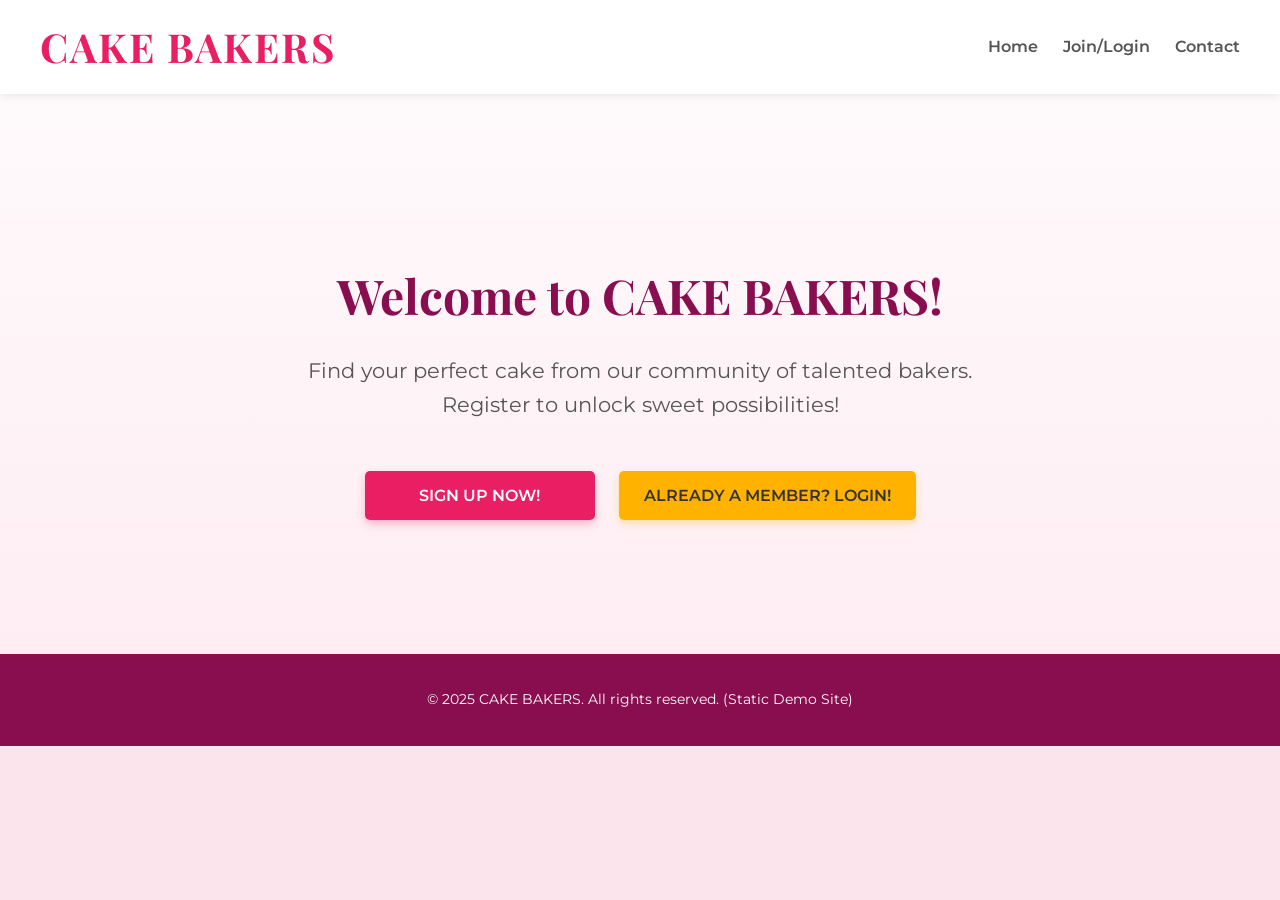
<file: index.html>
<!DOCTYPE html>
<html lang="en">
<head>
    <meta charset="UTF-8">
    <meta name="viewport" content="width=device-width, initial-scale=1.0">
    <title>CAKE BAKERS - Your Sweet Destination</title>
    <link rel="stylesheet" href="style.css">
    <!-- Google Fonts for a nicer look -->
    <link href="https://fonts.googleapis.com/css2?family=Montserrat:wght@400;600;700&family=Playfair+Display:wght@700&display=swap" rel="stylesheet">
</head>
<body>
    <header class="main-header">
        <div class="container">
            <h1 class="site-title">CAKE BAKERS</h1>
            <nav class="main-nav">
                <ul>
                    <li><a href="#home">Home</a></li>
                    <li id="nav-bakers-link" class="hidden"><a href="#bakers">Our Bakers</a></li>
                    <li id="nav-signup-login-link"><a href="#signup-login">Join/Login</a></li>
                    <li id="nav-welcome-message" class="hidden">Welcome, <span id="current-username"></span>!</li>
                    <li id="nav-logout-button" class="hidden"><button class="btn btn-secondary btn-small">Logout</button></li>
                    <li><a href="#contact">Contact</a></li>
                </ul>
            </nav>
        </div>
    </header>

    <main>
        <!-- Home Section -->
        <section id="home" class="hero-section">
            <div class="container">
                <h2>Welcome to CAKE BAKERS!</h2>
                <p>Find your perfect cake from our community of talented bakers. Register to unlock sweet possibilities!</p>
                <div class="hero-buttons">
                    <a href="#signup-form" class="btn btn-primary">Sign Up Now!</a>
                    <a href="#login-form" class="btn btn-secondary">Already a Member? Login!</a>
                </div>
            </div>
        </section>

        <!-- Sign Up / Login Section -->

        <section id="signup-login" class="form-section">
            <div class="container">
                <p class="instruction-text">To explore our amazing bakers and order delicious cakes, please register or login!</p>

                <!-- Sign Up Form -->
                <div class="form-card" id="signup-form">
                    <h2>Sign Up</h2>
                    <form id="register-form">
                        <div class="form-group">
                            <label for="reg-username">Username:</label>
                            <input type="text" id="reg-username" name="username" required>
                        </div>
                        <div class="form-group">
                            <label for="reg-email">Email:</label>
                            <input type="email" id="reg-email" name="email" required>
                        </div>
                        <div class="form-group">
                            <label for="reg-password">Password:</label>
                            <input type="password" id="reg-password" name="password" required>
                        </div>
                        <div class="form-group">
                            <label for="reg-confirm-password">Confirm Password:</label>
                            <input type="password" id="reg-confirm-password" name="confirm_password" required>
                        </div>
                        <button type="submit" class="btn btn-primary">Register</button>
                    </form>
                    <p class="switch-form-text">Already have an account? <a href="#login-form">Login here.</a></p>
                </div>

                <!-- Login Form -->
                <div class="form-card" id="login-form">
                    <h2>Login</h2>
                    <form id="login-form-element">
                        <div class="form-group">
                            <label for="login-username">Username or Email:</label>
                            <input type="text" id="login-username" name="username_email" required>
                        </div>
                        <div class="form-group">
                            <label for="login-password">Password:</label>
                            <input type="password" id="login-password" name="password" required>
                        </div>
                        <button type="submit" class="btn btn-primary">Log In</button>
                    </form>
                    <p class="switch-form-text">Don't have an account yet? <a href="#signup-form">Sign Up above!</a></p>
                </div>
            </div>
        </section>

        <!-- Bakers List Section (Initially hidden, shown after login) -->
        <section id="bakers" class="bakers-section hidden">
            <div class="container">
                <h2>Our Talented Bakers</h2>
                <p class="section-description">Browse through our registered bakers. Click "View Cakes" to see their delicious offerings!</p>
                <div class="bakers-grid" id="bakers-grid">
                    <!-- Baker cards will be dynamically inserted here by JavaScript -->
                </div>
            </div>
        </section>

        <!-- Baker's Cakes Display Section (Initially hidden, shown after selecting a baker) -->
        <section id="baker-cakes-display" class="cakes-section hidden">
            <div class="container">
                <h2 id="selected-baker-name">Cakes from [Selected Baker Name]</h2>
                <p class="section-description">Indulge in these delightful creations. Click "Order Now" to add to your cart.</p>
                <div class="cakes-grid" id="cakes-grid">
                    <!-- Cake cards will be dynamically inserted here by JavaScript -->
                </div>

                <button class="btn btn-secondary back-to-bakers">Back to Bakers</button>
            </div>
        </section>

        <!-- Order Verification & Payment (Initially hidden) -->
        <section id="order-payment" class="order-section hidden">
            <div class="container">
                <h2>Verify Your Order & Payment</h2>
                <p class="section-description">Review your selected cake and proceed to secure payment for delivery.</p>

                <div class="order-summary-card">
                    <h3>Your Order Summary</h3>
                    <div class="order-item">
                        <span class="item-name" id="order-cake-name"></span>
                        <span class="item-price" id="order-cake-price"></span>
                    </div>
                    <div class="order-item">
                        <span class="item-name">Delivery Fee</span>
                        <span class="item-price">$5.00</span>
                    </div>
                    <div class="order-total">
                        <span>Total:</span>
                        <span id="order-total-price"></span>
                    </div>
                    <button class="btn btn-primary proceed-payment-btn">Proceed to Payment (Demo)</button>
                    <p class="note"><em>Note: This is a static demo. No actual payment will be processed.</em></p>
                </div>
                <button class="btn btn-secondary back-to-cakes">Back to Cakes</button>
            </div>
        </section>

        <!-- Contact Section -->
        <section id="contact" class="contact-section">
            <div class="container">
                <h2>Contact Us</h2>
                <p>Have questions or need support? Reach out to our team!</p>
                <form action="#" method="post" class="contact-form">
                    <div class="form-group">
                        <label for="contact-name">Your Name:</label>
                        <input type="text" id="contact-name" name="name" required>
                    </div>
                    <div class="form-group">
                        <label for="contact-email">Your Email:</label>
                        <input type="email" id="contact-email" name="email" required>
                    </div>
                    <div class="form-group">
                        <label for="contact-message">Message:</label>
                        <textarea id="contact-message" name="message" rows="5" required></textarea>
                    </div>
                    <button type="submit" class="btn btn-primary">Send Message</button>
                </form>
            </div>
        </section>
    </main>

    <footer class="main-footer">
        <div class="container">
            <p>&copy; 2025 CAKE BAKERS. All rights reserved. (Static Demo Site)</p>
        </div>
    </footer>

    <script src="script.js"></script>
</body>
</html>
</file>
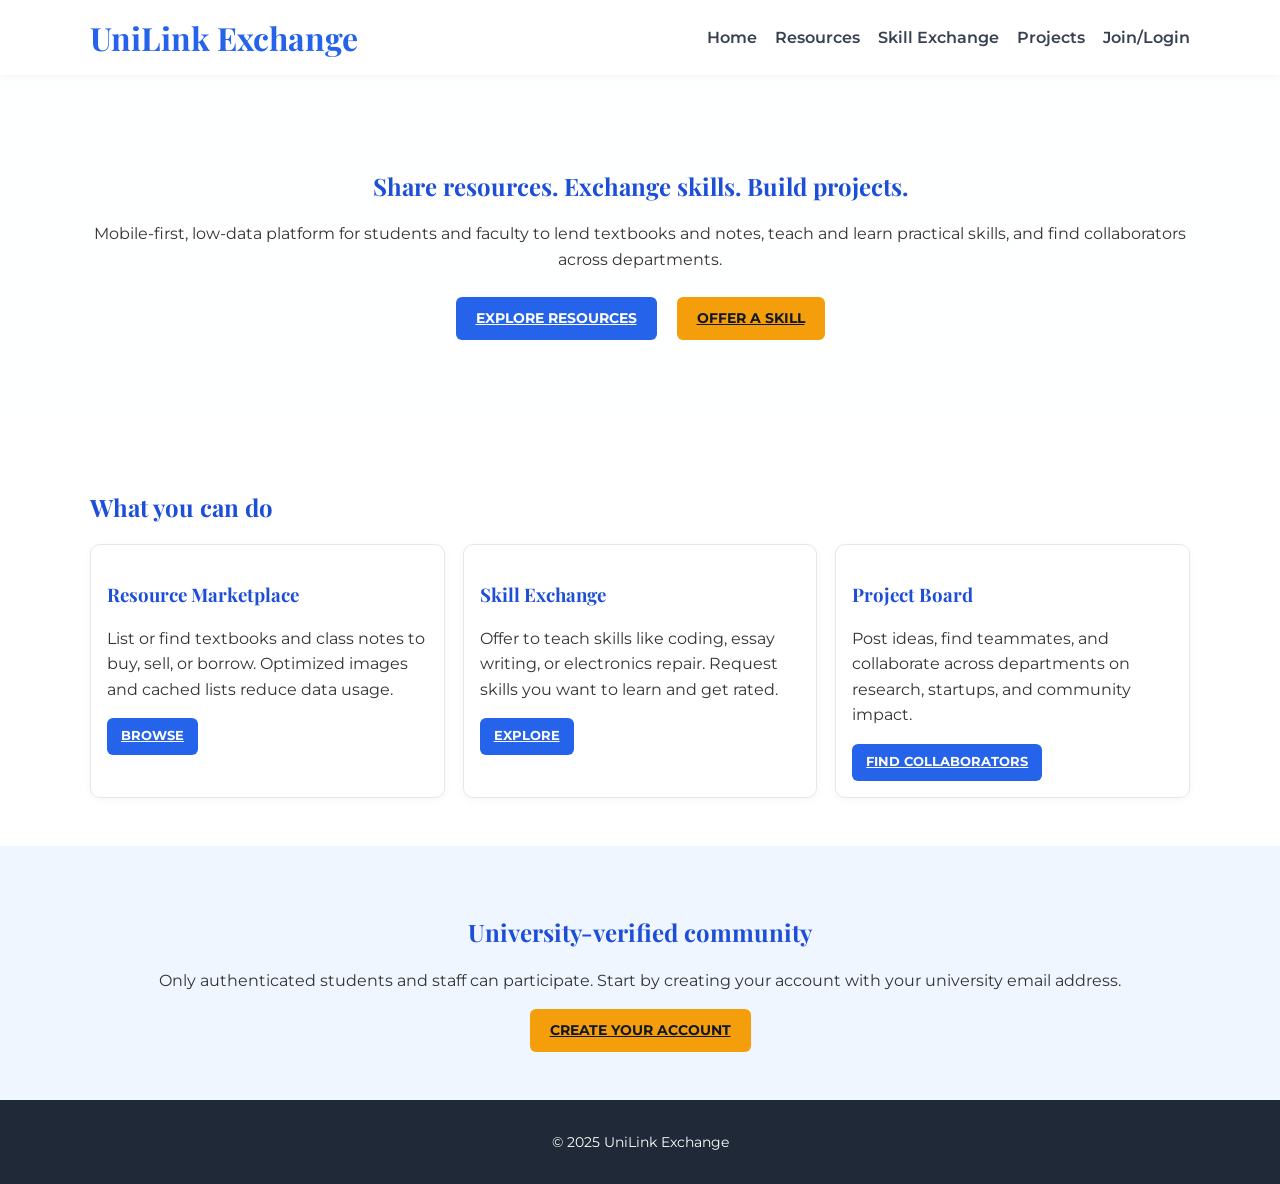
<file: unilink/index.html>
<!DOCTYPE html>
<html lang="en">
<head>
	<meta charset="UTF-8">
	<meta name="viewport" content="width=device-width, initial-scale=1.0">
	<title>UniLink Exchange — Home</title>
	<link rel="preconnect" href="https://fonts.googleapis.com">
	<link rel="preconnect" href="https://fonts.gstatic.com" crossorigin>
	<link href="https://fonts.googleapis.com/css2?family=Montserrat:wght@400;600;700&family=Playfair+Display:wght@700&display=swap" rel="stylesheet">
	<link rel="stylesheet" href="./style.css">
</head>
<body>
	<header class="main-header">
		<div class="container">
			<h1 class="site-title">UniLink Exchange</h1>
			<nav class="main-nav">
				<ul>
					<li><a href="./index.html#home">Home</a></li>
					<li><a href="./resources.html">Resources</a></li>
					<li><a href="./skills.html">Skill Exchange</a></li>
					<li><a href="./projects.html">Projects</a></li>
					<li><a href="./auth.html">Join/Login</a></li>
				</ul>
			</nav>
		</div>
	</header>

	<main>
		<section id="home" class="hero-section">
			<div class="container">
				<h2>Share resources. Exchange skills. Build projects.</h2>
				<p>Mobile-first, low-data platform for students and faculty to lend textbooks and notes, teach and learn practical skills, and find collaborators across departments.</p>
				<div class="hero-buttons">
					<a href="./resources.html" class="btn btn-primary">Explore Resources</a>
					<a href="./skills.html" class="btn btn-secondary">Offer a Skill</a>
				</div>
			</div>
		</section>

		<section class="info-section">
			<div class="container">
				<h2>What you can do</h2>
				<div class="features-grid">
					<div class="feature-card">
						<h3>Resource Marketplace</h3>
						<p>List or find textbooks and class notes to buy, sell, or borrow. Optimized images and cached lists reduce data usage.</p>
						<a href="./resources.html" class="btn btn-primary btn-small">Browse</a>
					</div>
					<div class="feature-card">
						<h3>Skill Exchange</h3>
						<p>Offer to teach skills like coding, essay writing, or electronics repair. Request skills you want to learn and get rated.</p>
						<a href="./skills.html" class="btn btn-primary btn-small">Explore</a>
					</div>
					<div class="feature-card">
						<h3>Project Board</h3>
						<p>Post ideas, find teammates, and collaborate across departments on research, startups, and community impact.</p>
						<a href="./projects.html" class="btn btn-primary btn-small">Find collaborators</a>
					</div>
				</div>
			</div>
		</section>

		<section class="cta-section">
			<div class="container">
				<h2>University-verified community</h2>
				<p>Only authenticated students and staff can participate. Start by creating your account with your university email address.</p>
				<a class="btn btn-secondary" href="./auth.html">Create your account</a>
			</div>
		</section>
	</main>

	<footer class="main-footer">
		<div class="container">
			<p>&copy; 2025 UniLink Exchange</p>
		</div>
	</footer>

	<script src="./script.js"></script>
</body>
</html>
</file>
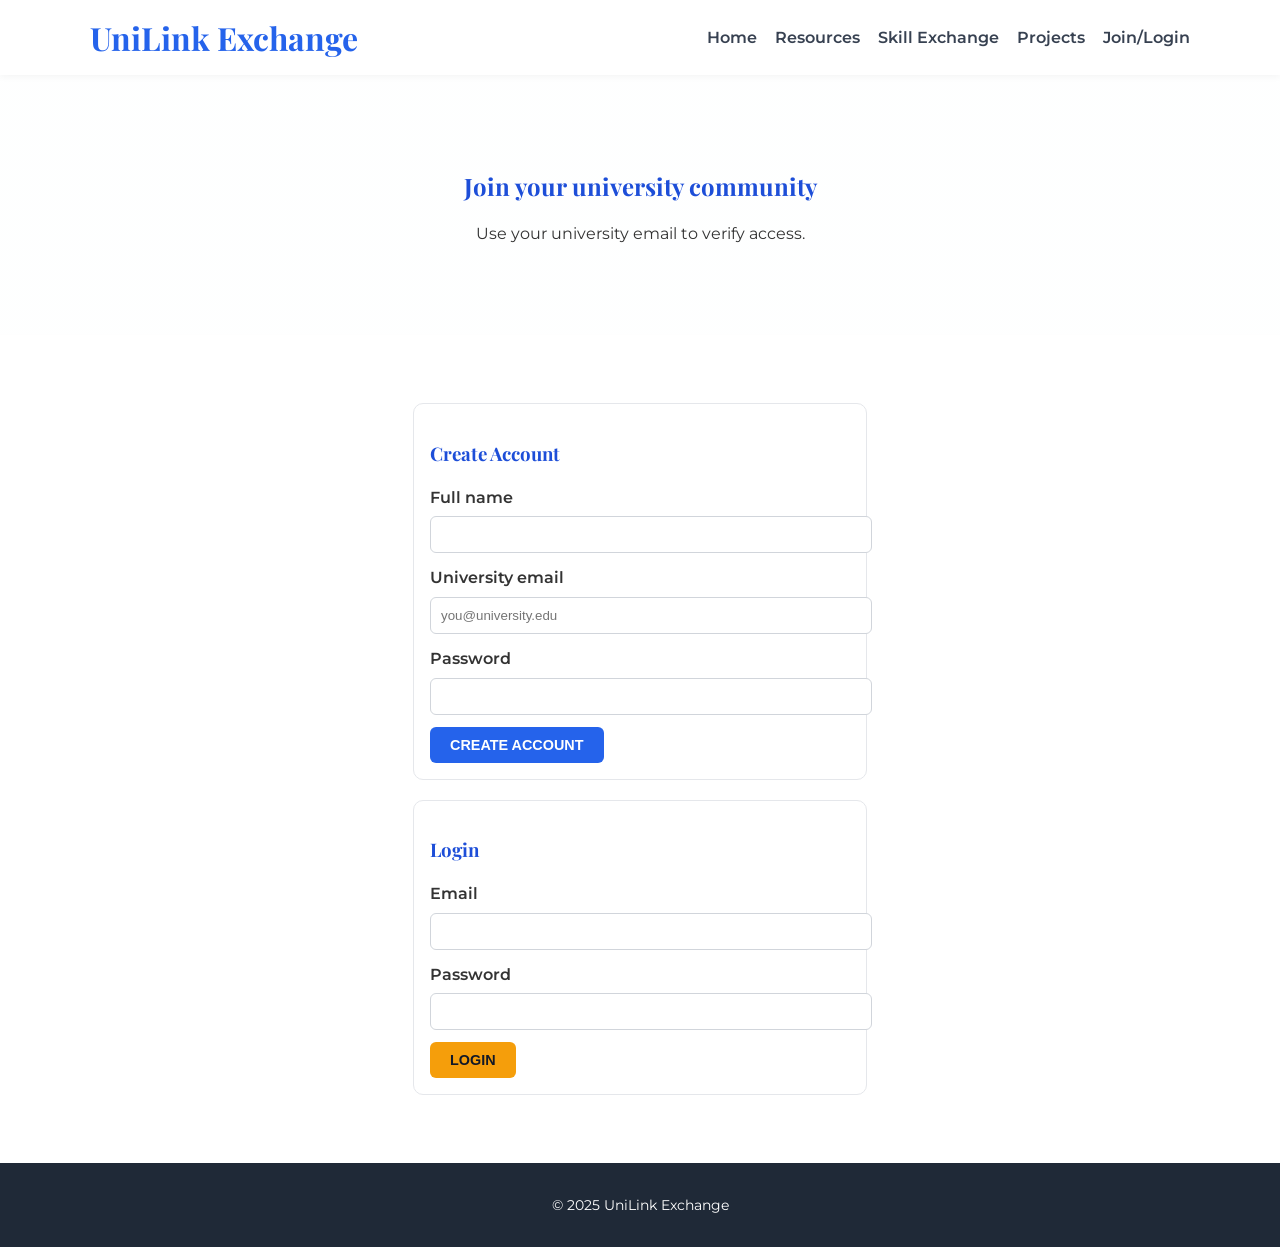
<file: unilink/auth.html>
<!DOCTYPE html>
<html lang="en">
<head>
	<meta charset="UTF-8">
	<meta name="viewport" content="width=device-width, initial-scale=1.0">
	<title>UniLink Exchange — Join/Login</title>
	<link rel="preconnect" href="https://fonts.googleapis.com">
	<link rel="preconnect" href="https://fonts.gstatic.com" crossorigin>
	<link href="https://fonts.googleapis.com/css2?family=Montserrat:wght@400;600;700&family=Playfair+Display:wght@700&display=swap" rel="stylesheet">
	<link rel="stylesheet" href="./style.css">
	<style>
	.form-card { background:#fff; border:1px solid #e5e7eb; border-radius:10px; padding:16px; max-width:420px; margin:20px auto; }
	.form-group { margin-bottom:12px; }
	.form-group label { display:block; font-weight:600; margin-bottom:6px; }
	.form-group input { width:100%; padding:10px; border:1px solid #d1d5db; border-radius:6px; }
	</style>
</head>
<body>
	<header class="main-header">
		<div class="container">
			<h1 class="site-title">UniLink Exchange</h1>
			<nav class="main-nav">
				<ul>
					<li><a href="./index.html#home">Home</a></li>
					<li><a href="./resources.html">Resources</a></li>
					<li><a href="./skills.html">Skill Exchange</a></li>
					<li><a href="./projects.html">Projects</a></li>
					<li><a href="./auth.html">Join/Login</a></li>
				</ul>
			</nav>
		</div>
	</header>

	<main>
		<section class="hero-section">
			<div class="container">
				<h2>Join your university community</h2>
				<p>Use your university email to verify access.</p>
			</div>
		</section>

		<section class="info-section">
			<div class="container">
				<div class="form-card">
					<h3>Create Account</h3>
					<form id="signup-form">
						<div class="form-group">
							<label for="name">Full name</label>
							<input id="name" required>
						</div>
						<div class="form-group">
							<label for="email">University email</label>
							<input id="email" type="email" required placeholder="you@university.edu">
						</div>
						<div class="form-group">
							<label for="password">Password</label>
							<input id="password" type="password" required>
						</div>
						<button class="btn btn-primary" type="submit">Create account</button>
					</form>
				</div>

				<div class="form-card">
					<h3>Login</h3>
					<form id="login-form">
						<div class="form-group">
							<label for="lemail">Email</label>
							<input id="lemail" type="email" required>
						</div>
						<div class="form-group">
							<label for="lpassword">Password</label>
							<input id="lpassword" type="password" required>
						</div>
						<button class="btn btn-secondary" type="submit">Login</button>
					</form>
				</div>
			</div>
		</section>
	</main>

	<footer class="main-footer">
		<div class="container">
			<p>&copy; 2025 UniLink Exchange</p>
		</div>
	</footer>

	<script src="./auth.js"></script>
</body>
</html>
</file>
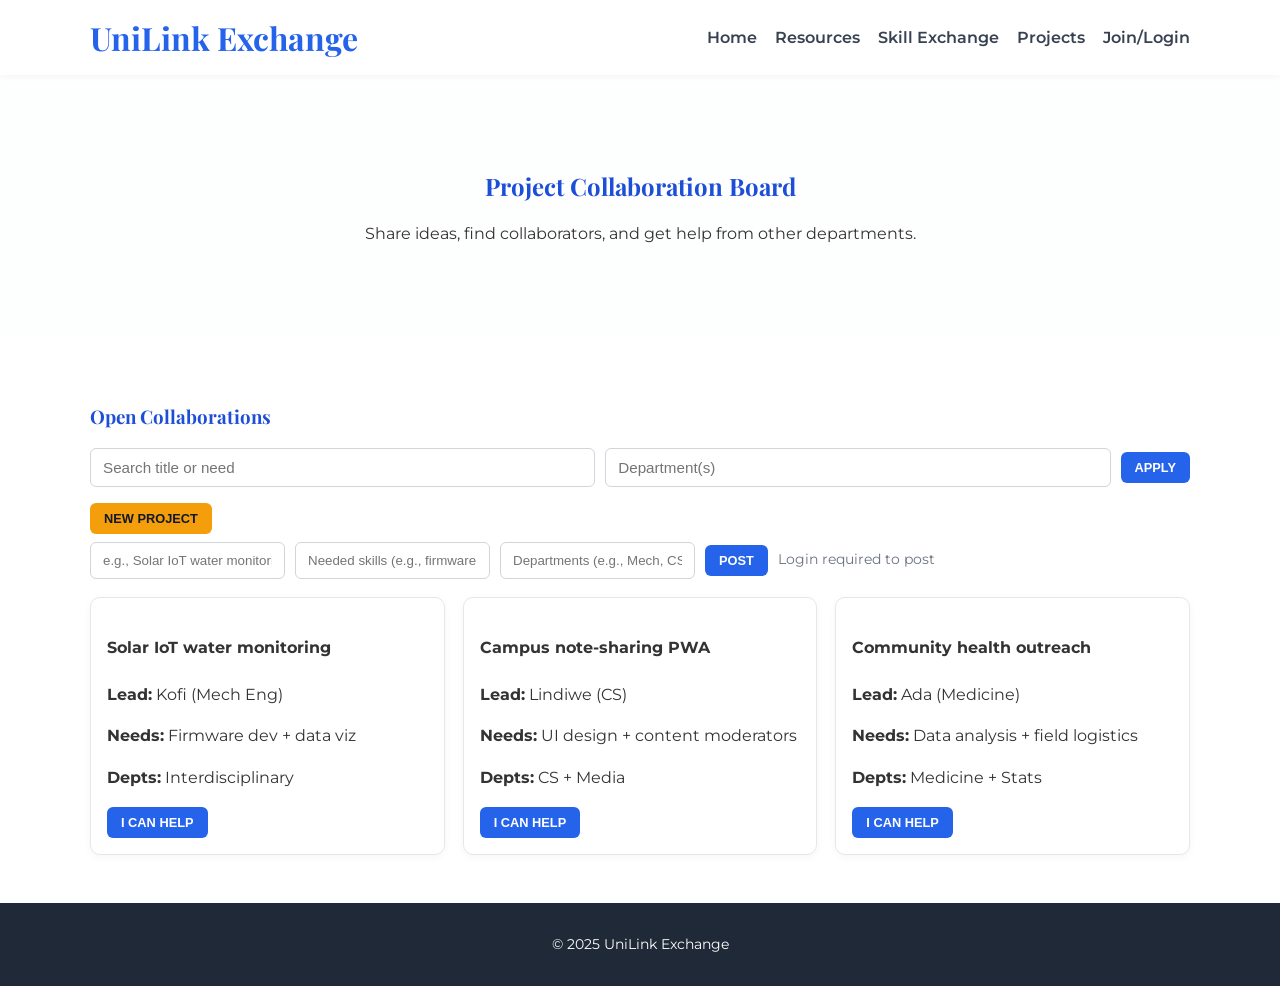
<file: unilink/projects.html>
<!DOCTYPE html>
<html lang="en">
<head>
	<meta charset="UTF-8">
	<meta name="viewport" content="width=device-width, initial-scale=1.0">
	<title>UniLink Exchange — Projects</title>
	<link rel="preconnect" href="https://fonts.googleapis.com">
	<link rel="preconnect" href="https://fonts.gstatic.com" crossorigin>
	<link href="https://fonts.googleapis.com/css2?family=Montserrat:wght@400;600;700&family=Playfair+Display:wght@700&display=swap" rel="stylesheet">
	<link rel="stylesheet" href="./style.css">
</head>
<body>
	<header class="main-header">
		<div class="container">
			<h1 class="site-title">UniLink Exchange</h1>
			<nav class="main-nav">
				<ul>
					<li><a href="./index.html#home">Home</a></li>
					<li><a href="./resources.html">Resources</a></li>
					<li><a href="./skills.html">Skill Exchange</a></li>
					<li><a href="./projects.html">Projects</a></li>
					<li><a href="./auth.html">Join/Login</a></li>
				</ul>
			</nav>
		</div>
	</header>

	<main>
		<section class="hero-section">
			<div class="container">
				<h2>Project Collaboration Board</h2>
				<p>Share ideas, find collaborators, and get help from other departments.</p>
			</div>
		</section>

		<section class="info-section">
			<div class="container">
				<h3>Open Collaborations</h3>
				<div class="toolbar">
					<input id="q" placeholder="Search title or need">
					<input id="dept" placeholder="Department(s)">
					<button class="btn btn-primary btn-small" id="apply">Apply</button>
				</div>

				<button id="toggle-new" class="btn btn-secondary btn-small">New project</button>
				<form id="new-form" class="inline-form hidden">
					<input id="new-title" placeholder="e.g., Solar IoT water monitoring" required>
					<input id="new-need" placeholder="Needed skills (e.g., firmware, UI)" required>
					<input id="new-dept" placeholder="Departments (e.g., Mech, CS)">
					<button type="submit" class="btn btn-primary btn-small">Post</button>
					<span class="muted">Login required to post</span>
				</form>

				<div class="features-grid" id="projects-list"></div>
			</div>
		</section>
	</main>

	<footer class="main-footer">
		<div class="container">
			<p>&copy; 2025 UniLink Exchange</p>
		</div>
	</footer>

	<script src="./projects.js"></script>
</body>
</html>
</file>
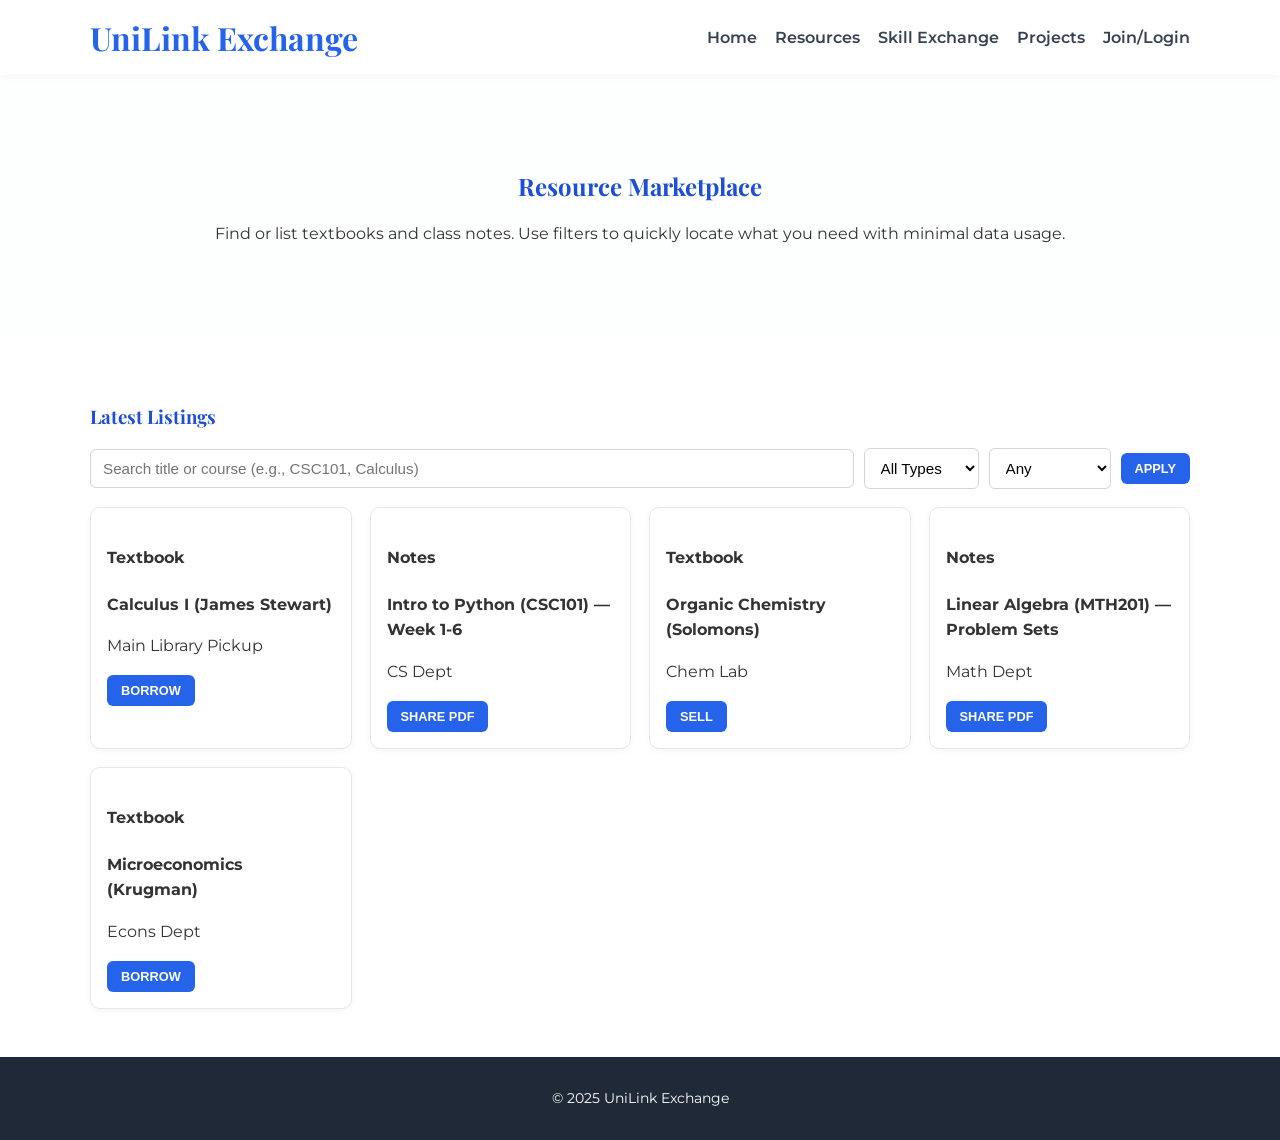
<file: unilink/resources.html>
<!DOCTYPE html>
<html lang="en">
<head>
	<meta charset="UTF-8">
	<meta name="viewport" content="width=device-width, initial-scale=1.0">
	<title>UniLink Exchange — Resources</title>
	<link rel="preconnect" href="https://fonts.googleapis.com">
	<link rel="preconnect" href="https://fonts.gstatic.com" crossorigin>
	<link href="https://fonts.googleapis.com/css2?family=Montserrat:wght@400;600;700&family=Playfair+Display:wght@700&display=swap" rel="stylesheet">
	<link rel="stylesheet" href="./style.css">
</head>
<body>
	<header class="main-header">
		<div class="container">
			<h1 class="site-title">UniLink Exchange</h1>
			<nav class="main-nav">
				<ul>
					<li><a href="./index.html#home">Home</a></li>
					<li><a href="./resources.html">Resources</a></li>
					<li><a href="./skills.html">Skill Exchange</a></li>
					<li><a href="./projects.html">Projects</a></li>
					<li><a href="./auth.html">Join/Login</a></li>
				</ul>
			</nav>
		</div>
	</header>

	<main>
		<section class="hero-section">
			<div class="container">
				<h2>Resource Marketplace</h2>
				<p>Find or list textbooks and class notes. Use filters to quickly locate what you need with minimal data usage.</p>
			</div>
		</section>

		<section class="info-section">
			<div class="container">
				<h3>Latest Listings</h3>
				<div class="toolbar" id="filters">
					<input id="q" placeholder="Search title or course (e.g., CSC101, Calculus)">
					<select id="type">
						<option value="">All Types</option>
						<option value="Textbook">Textbooks</option>
						<option value="Notes">Notes</option>
					</select>
					<select id="action">
						<option value="">Any</option>
						<option value="Borrow">Borrow</option>
						<option value="Sell">Sell</option>
						<option value="Share PDF">Share PDF</option>
					</select>
					<button class="btn btn-primary btn-small" id="apply">Apply</button>
				</div>
				<div class="features-grid" id="resource-list">
					<!-- Listings will be added in the next step -->
				</div>
			</div>
		</section>
	</main>

	<footer class="main-footer">
		<div class="container">
			<p>&copy; 2025 UniLink Exchange</p>
		</div>
	</footer>

	<script src="./resources.js"></script>
</body>
</html>
</file>
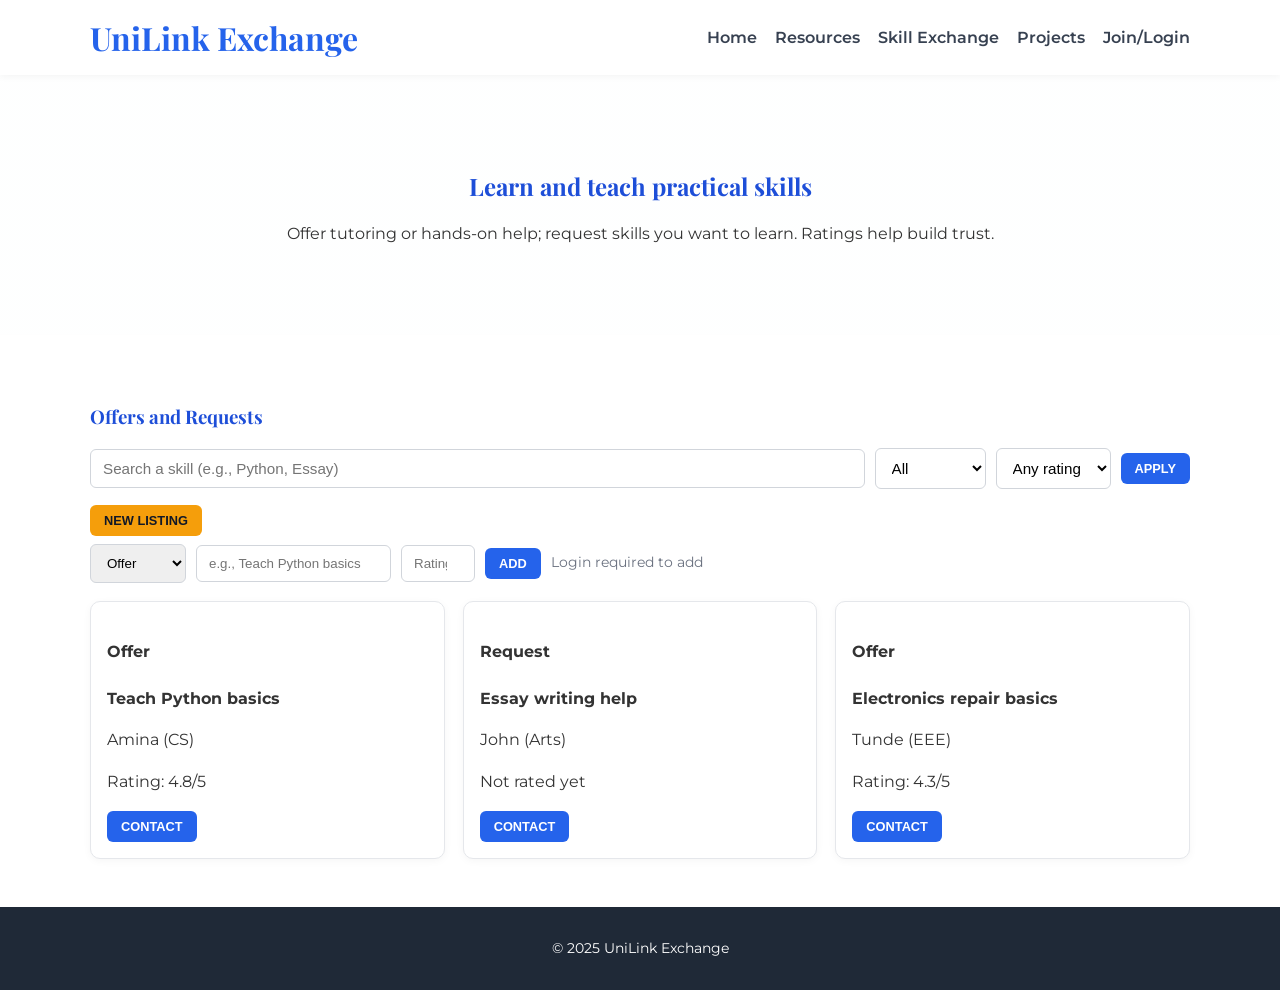
<file: unilink/skills.html>
<!DOCTYPE html>
<html lang="en">
<head>
	<meta charset="UTF-8">
	<meta name="viewport" content="width=device-width, initial-scale=1.0">
	<title>UniLink Exchange — Skill Exchange</title>
	<link rel="preconnect" href="https://fonts.googleapis.com">
	<link rel="preconnect" href="https://fonts.gstatic.com" crossorigin>
	<link href="https://fonts.googleapis.com/css2?family=Montserrat:wght@400;600;700&family=Playfair+Display:wght@700&display=swap" rel="stylesheet">
	<link rel="stylesheet" href="./style.css">
</head>
<body>
	<header class="main-header">
		<div class="container">
			<h1 class="site-title">UniLink Exchange</h1>
			<nav class="main-nav">
				<ul>
					<li><a href="./index.html#home">Home</a></li>
					<li><a href="./resources.html">Resources</a></li>
					<li><a href="./skills.html">Skill Exchange</a></li>
					<li><a href="./projects.html">Projects</a></li>
					<li><a href="./auth.html">Join/Login</a></li>
				</ul>
			</nav>
		</div>
	</header>

	<main>
		<section class="hero-section">
			<div class="container">
				<h2>Learn and teach practical skills</h2>
				<p>Offer tutoring or hands-on help; request skills you want to learn. Ratings help build trust.</p>
			</div>
		</section>

		<section class="info-section">
			<div class="container">
				<h3>Offers and Requests</h3>
				<div class="toolbar" id="filters">
					<input id="q" placeholder="Search a skill (e.g., Python, Essay)">
					<select id="kind">
						<option value="">All</option>
						<option value="Offer">Offers</option>
						<option value="Request">Requests</option>
					</select>
					<select id="rating">
						<option value="">Any rating</option>
						<option value="3">3.0+</option>
						<option value="4">4.0+</option>
						<option value="4.5">4.5+</option>
					</select>
					<button class="btn btn-primary btn-small" id="apply">Apply</button>
				</div>

				<button id="toggle-new" class="btn btn-secondary btn-small">New listing</button>
				<form id="new-form" class="inline-form hidden">
					<select id="new-kind">
						<option value="Offer">Offer</option>
						<option value="Request">Request</option>
					</select>
					<input id="new-name" placeholder="e.g., Teach Python basics" required>
					<input id="new-rating" type="number" step="0.1" min="0" max="5" placeholder="Rating (optional)">
					<button type="submit" class="btn btn-primary btn-small">Add</button>
					<span class="muted">Login required to add</span>
				</form>

				<div class="features-grid" id="skills-list"></div>
			</div>
		</section>
	</main>

	<footer class="main-footer">
		<div class="container">
			<p>&copy; 2025 UniLink Exchange</p>
		</div>
	</footer>

	<script src="./skills.js"></script>
</body>
</html>
</file>
<file: style.css>
/* General Body & Reset */
body {
    margin: 0;
    font-family: 'Montserrat', sans-serif;
    background-color: #fce4ec; /* Light pinkish background */
    color: #333;
    line-height: 1.6;
    scroll-behavior: smooth; /* Smooth scrolling for anchor links */
}

.container {
    max-width: 1200px;
    margin: 0 auto;
    padding: 0 20px;
}

h1, h2, h3, h4 {
    font-family: 'Playfair Display', serif;
    color: #880e4f; /* Deep berry color */
    margin-bottom: 20px;
}

h1 { font-size: 2.8em; }
h2 { font-size: 2.2em; }
h3 { font-size: 1.8em; }
h4 { font-size: 1.4em; }

p {
    margin-bottom: 15px;
}

a {
    color: #c2185b; /* Vibrant pink for links */
    text-decoration: none;
    transition: color 0.3s ease;
}

a:hover {
    color: #880e4f; /* Darker berry on hover */
}

/* Buttons */
.btn {
    display: inline-block;

    padding: 12px 25px;
    border-radius: 5px;
    font-weight: 600;
    text-transform: uppercase;
    transition: background-color 0.3s ease, transform 0.2s ease, box-shadow 0.3s ease;
    cursor: pointer;
    border: none;
    text-align: center;
}

.btn-primary {
    background-color: #e91e63; /* Primary pink */
    color: white;
    box-shadow: 0 4px 8px rgba(233, 30, 99, 0.3);
}

.btn-primary:hover {
    background-color: #c2185b; /* Darker pink */
    transform: translateY(-2px);
    box-shadow: 0 6px 12px rgba(233, 30, 99, 0.4);
}

.btn-secondary {
    background-color: #ffb300; /* Secondary yellow/orange */
    color: #333;
    box-shadow: 0 4px 8px rgba(255, 179, 0, 0.3);
}

.btn-secondary:hover {
    background-color: #fb8c00; /* Darker yellow/orange */
    transform: translateY(-2px);
    box-shadow: 0 6px 12px rgba(255, 179, 0, 0.4);
}

.btn-small {
    padding: 8px 15px;
    font-size: 0.8em;
}

/* Header */
.main-header {
    background-color: #fff;
    padding: 15px 0;
    box-shadow: 0 2px 10px rgba(0, 0, 0, 0.08);
    position: sticky;
    top: 0;
    z-index: 1000;
}

.main-header .container {
    display: flex;
    justify-content: space-between;
    align-items: center;
    flex-wrap: wrap; /* Allow wrapping on small screens */
}

.site-title {
    margin: 0;
    color: #e91e63; /* Primary pink for title */
    font-size: 2.5em;
    letter-spacing: 2px;
}

.main-nav ul {
    list-style: none;
    margin: 0;
    padding: 0;
    display: flex;
    flex-wrap: wrap;
    justify-content: center; /* Center nav items on wrap */
    align-items: center;
}

.main-nav li {
    margin-left: 25px;
    font-weight: 600;
    color: #555;
}
.main-nav li button {
    margin-left: 0; /* Adjust button margin within li */
}


.main-nav a {
    color: #555;
    font-weight: 600;
    padding: 5px 0;
    position: relative;
}

.main-nav a::after {
    content: '';
    position: absolute;
    width: 0;
    height: 2px;
    bottom: 0;
    left: 0;
    background-color: #e91e63;
    transition: width 0.3s ease;
}

.main-nav a:hover::after {
    width: 100%;
}

/* Hero Section */
.hero-section {
    background: linear-gradient(rgba(255, 255, 255, 0.8), rgba(255, 240, 245, 0.8)), url('https://via.placeholder.com/1500x500/FFD1DC/FFD1DC?text=Delicious+Cakes+Background') no-repeat center center/cover;
    text-align: center;
    padding: 80px 20px;
    min-height: 400px;
    display: flex;
    align-items: center;
    justify-content: center;
}

.hero-section h2 {
    font-size: 3em;
    color: #880e4f;
    margin-bottom: 20px;
}

.hero-section p {
    font-size: 1.3em;
    max-width: 700px;
    margin: 0 auto 40px auto;
    color: #555;
}

.hero-buttons .btn {
    margin: 10px;
    min-width: 180px;
}

/* Section Styling */
section {
    padding: 60px 0;
    text-align: center;
}

section:nth-of-type(even) {
    background-color: #fff;
}

.section-description {
    font-size: 1.1em;
    margin-bottom: 40px;
    color: #666;
}

/* Form Section (Sign Up / Login) */
.form-section {
    background-color: #fdf5e6; /* Creamy background */
    padding: 60px 0;
}

.instruction-text {
    font-size: 1.2em;
    font-weight: 600;
    color: #880e4f;
    margin-bottom: 30px;
}

.form-card {
    background-color: #fff;
    border-radius: 10px;
    box-shadow: 0 5px 20px rgba(0, 0, 0, 0.1);
    padding: 30px;
    margin: 30px auto;
    max-width: 450px;
    text-align: left;
}

.form-card h2 {
    text-align: center;
    color: #e91e63;
    margin-top: 0;
    margin-bottom: 30px;
}

.form-group {
    margin-bottom: 20px;
}

.form-group label {
    display: block;
    margin-bottom: 8px;
    font-weight: 600;
    color: #555;
}

.form-group input[type="text"],
.form-group input[type="email"],
.form-group input[type="password"],
.contact-form textarea {

    width: calc(100% - 24px); /* Account for padding */
    padding: 12px;
    border: 1px solid #ddd;
    border-radius: 5px;
    font-size: 16px;
    transition: border-color 0.3s ease, box-shadow 0.3s ease;
}

.form-group input:focus,
.contact-form textarea:focus {
    border-color: #e91e63;
    outline: none;
    box-shadow: 0 0 0 3px rgba(233, 30, 99, 0.2);
}

.form-card button {
    width: 100%;
    margin-top: 10px;
}

.switch-form-text {
    text-align: center;
    margin-top: 25px;
    font-size: 0.95em;
    color: #777;
}

/* Bakers Section */
.bakers-section {
    background-color: #ffe0b2; /* Light orange/peach */
}

.bakers-grid {
    display: grid;
    grid-template-columns: repeat(auto-fit, minmax(300px, 1fr));
    gap: 30px;
    padding-top: 20px;
}

.baker-card {
    background-color: #fff;
    border-radius: 10px;
    box-shadow: 0 5px 15px rgba(0, 0, 0, 0.08);
    padding: 25px;
    text-align: center; /* Center content including image */
    transition: transform 0.3s ease, box-shadow 0.3s ease;
}

.baker-card:hover {
    transform: translateY(-5px);
    box-shadow: 0 8px 20px rgba(0, 0, 0, 0.12);
}

.baker-profile-img {
    width: 100px;
    height: 100px;
    border-radius: 50%; /* Make it round */
    object-fit: cover;
    margin-bottom: 15px;
    border: 3px solid #f8bbd0; /* A nice light pink border */
    box-shadow: 0 2px 5px rgba(0,0,0,0.1);
}

.baker-card h3 {
    color: #e91e63;
    margin-top: 0;
    margin-bottom: 15px;
}

.baker-card p {
    font-size: 0.95em;
    color: #666;
    margin-bottom: 10px;
}

.baker-card .btn {
    margin-top: 15px;
    width: auto;
    padding: 8px 20px;
    font-size: 0.9em;
}

/* Cakes Section (hidden by default) */
.cakes-section {
    background-color: #f8bbd0; /* Light pink */
}

.cakes-grid {
    display: grid;
    grid-template-columns: repeat(auto-fit, minmax(280px, 1fr));
    gap: 30px;
    padding-top: 20px;
}

.cake-card {
    background-color: #fff;
    border-radius: 10px;
    box-shadow: 0 5px 15px rgba(0, 0, 0, 0.08);
    padding: 20px;
    text-align: center;
    transition: transform 0.3s ease, box-shadow 0.3s ease;
}

.cake-card:hover {
    transform: translateY(-5px);
    box-shadow: 0 8px 20px rgba(0, 0, 0, 0.12);
}

.cake-card img {
    max-width: 100%;
    height: 180px; /* Fixed height for consistency */
    object-fit: cover; /* Ensures image covers area without distortion */
    border-radius: 8px;
    margin-bottom: 15px;
    border: 1px solid #eee;
}

.cake-card h4 {
    color: #e91e63;
    margin-top: 0;
    margin-bottom: 10px;
}

.cake-card p {
    font-size: 0.9em;
    color: #666;
    margin-bottom: 10px;
}

.cake-card .price {
    font-weight: 700;
    color: #880e4f;
    font-size: 1.2em;
    margin-bottom: 15px;
}

.cake-card .btn {
    width: auto;
    padding: 8px 20px;
    font-size: 0.9em;
}

.back-to-bakers {
    margin-top: 40px;
}

/* Order Section (hidden by default) */
.order-section {
    background-color: #e0f2f7; /* Light blue */
}

.order-summary-card {
    background-color: #fff;
    border-radius: 10px;
    box-shadow: 0 5px 20px rgba(0, 0, 0, 0.1);
    padding: 30px;
    margin: 30px auto;
    max-width: 500px;
    text-align: left;
}

.order-summary-card h3 {
    text-align: center;
    color: #880e4f;
    margin-bottom: 25px;
}

.order-item {
    display: flex;
    justify-content: space-between;
    padding: 10px 0;
    border-bottom: 1px dashed #eee;
    font-size: 1.1em;
    color: #555;
}

.order-item:last-of-type {
    border-bottom: none;
}

.order-total {
    display: flex;
    justify-content: space-between;
    padding: 15px 0;
    font-size: 1.4em;
    font-weight: 700;
    color: #e91e63;
    border-top: 2px solid #e91e63;
    margin-top: 20px;
}

.order-summary-card .btn {
    width: 100%;

    margin-top: 30px;
}

.order-summary-card .note {
    font-size: 0.85em;
    color: #999;
    text-align: center;
    margin-top: 20px;
}

.back-to-cakes {
    margin-top: 40px;
}

/* Contact Section */
.contact-section {
    background-color: #fff8e1; /* Light yellow */
}

.contact-form {
    max-width: 600px;
    margin: 0 auto;
    text-align: left;
}

.contact-form button {
    width: 100%;
    margin-top: 20px;
}

/* Footer */
.main-footer {
    background-color: #880e4f; /* Deep berry for footer */
    color: white;
    text-align: center;
    padding: 20px 0;
    font-size: 0.9em;
}

/* Utility Class */
.hidden {
    display: none;
}

/* Responsive Design */
@media (max-width: 768px) {
    .main-header .container {
        flex-direction: column;
        text-align: center;
    }

    .site-title {
        margin-bottom: 15px;
    }

    .main-nav ul {
        flex-direction: column;
        align-items: center;
    }

    .main-nav li {
        margin: 10px 0;
    }

    .hero-section {
        padding: 60px 15px;
    }

    .hero-section h2 {
        font-size: 2.2em;
    }

    .hero-section p {
        font-size: 1em;
    }

    .hero-buttons {
        display: flex;
        flex-direction: column;
        align-items: center;
    }

    .btn {
        width: 80%;
        margin: 10px auto;
    }

    section {
        padding: 40px 0;
    }

    h1 { font-size: 2.2em; }
    h2 { font-size: 1.8em; }
    h3 { font-size: 1.5em; }
    h4 { font-size: 1.2em; }

    .form-card, .baker-card, .cake-card, .order-summary-card, .contact-form {
        padding: 20px;
        margin: 20px auto;
    }

    .bakers-grid, .cakes-grid {
        grid-template-columns: 1fr; /* Stack columns on small screens */
    }

    .cake-card img {
        height: 160px;
    }
}

@media (max-width: 480px) {
    .site-title {
        font-size: 2em;
    }

    .hero-section h2 {
        font-size: 1.8em;
    }

    .btn {
        padding: 10px 20px;
        font-size: 0.9em;
    }

    .form-group input, .contact-form textarea {
        padding: 10px;
        font-size: 14px;
    }
}
</file>
<file: unilink/style.css>
body {
	margin: 0;
	font-family: 'Montserrat', sans-serif;
	background-color: #f9fafb;
	color: #333;
	line-height: 1.6;
}

.container {
	max-width: 1100px;
	margin: 0 auto;
	padding: 0 20px;
}

h1, h2, h3 {
	font-family: 'Playfair Display', serif;
	color: #1d4ed8;
	margin-bottom: 16px;
}

.site-title {
	color: #2563eb;
	font-size: 2em;
	margin: 0;
}

.main-header {
	background: #fff;
	position: sticky;
	top: 0;
	z-index: 10;
	box-shadow: 0 1px 8px rgba(0,0,0,0.05);
}

.main-header .container {
	display: flex;
	align-items: center;
	justify-content: space-between;
	flex-wrap: wrap;
	padding: 12px 20px;
}

.main-nav ul {
	list-style: none;
	margin: 0;
	padding: 0;
	display: flex;
	gap: 18px;
}

.main-nav a {
	color: #374151;
	text-decoration: none;
	font-weight: 600;
	position: relative;
}

.main-nav a::after {
	content: '';
	position: absolute;
	left: 0;
	bottom: -2px;
	height: 2px;
	width: 0;
	background: #2563eb;
	transition: width .2s ease;
}

.main-nav a:hover::after {
	width: 100%;
}

.hero-section {
	background: linear-gradient(rgba(255,255,255,.9), rgba(255,255,255,.9)), url('https://via.placeholder.com/1500x450/EFF6FF/1D4ED8?text=UniLink+Exchange');
	background-size: cover;
	background-position: center;
	text-align: center;
	padding: 72px 0;
}

.hero-buttons .btn { margin: 8px; }

.btn {
	display: inline-block;
	padding: 10px 20px;
	border-radius: 6px;
	font-weight: 700;
	text-transform: uppercase;
	font-size: .9rem;
	border: none;
	cursor: pointer;
}

.btn-primary { background: #2563eb; color: #fff; }
.btn-primary:hover { background: #1d4ed8; }

.btn-secondary { background: #f59e0b; color: #111827; }
.btn-secondary:hover { background: #d97706; }

.btn-small { padding: 8px 14px; font-size: .8rem; }

.info-section { background: #fff; padding: 48px 0; }

.features-grid {
	display: grid;
	grid-template-columns: repeat(auto-fit, minmax(240px, 1fr));
	gap: 18px;
	margin-top: 18px;
}

.feature-card {
	background: #ffffff;
	border: 1px solid #e5e7eb;
	border-radius: 10px;
	padding: 16px;
	text-align: left;
	box-shadow: 0 2px 8px rgba(0,0,0,0.04);
}

.cta-section { background: #eff6ff; padding: 48px 0; text-align: center; }

.main-footer { background: #1f2937; color: #fff; text-align: center; padding: 16px 0; font-size: .9rem; }

@media (max-width: 768px) {
	.site-title { font-size: 1.6em; }
	.btn { width: 100%; max-width: 320px; }
}

/* Toolbar (filters/search) */
.toolbar {
	display: flex;
	gap: 10px;
	align-items: center;
	flex-wrap: wrap;
	margin: 10px 0 16px 0;
}

.toolbar input, .toolbar select {
	padding: 10px 12px;
	border: 1px solid #d1d5db;
	border-radius: 6px;
	font-size: .95rem;
	background: #fff;
}

.toolbar input { flex: 1 1 260px; min-width: 200px; }
.toolbar select { flex: 0 0 auto; }

.hidden { display: none; }
.inline-form { display: flex; gap: 10px; align-items: center; flex-wrap: wrap; margin: 8px 0 16px 0; }
.inline-form input, .inline-form select { padding: 10px 12px; border: 1px solid #d1d5db; border-radius: 6px; }
.muted { color: #6b7280; font-size: .85rem; }
</file>
